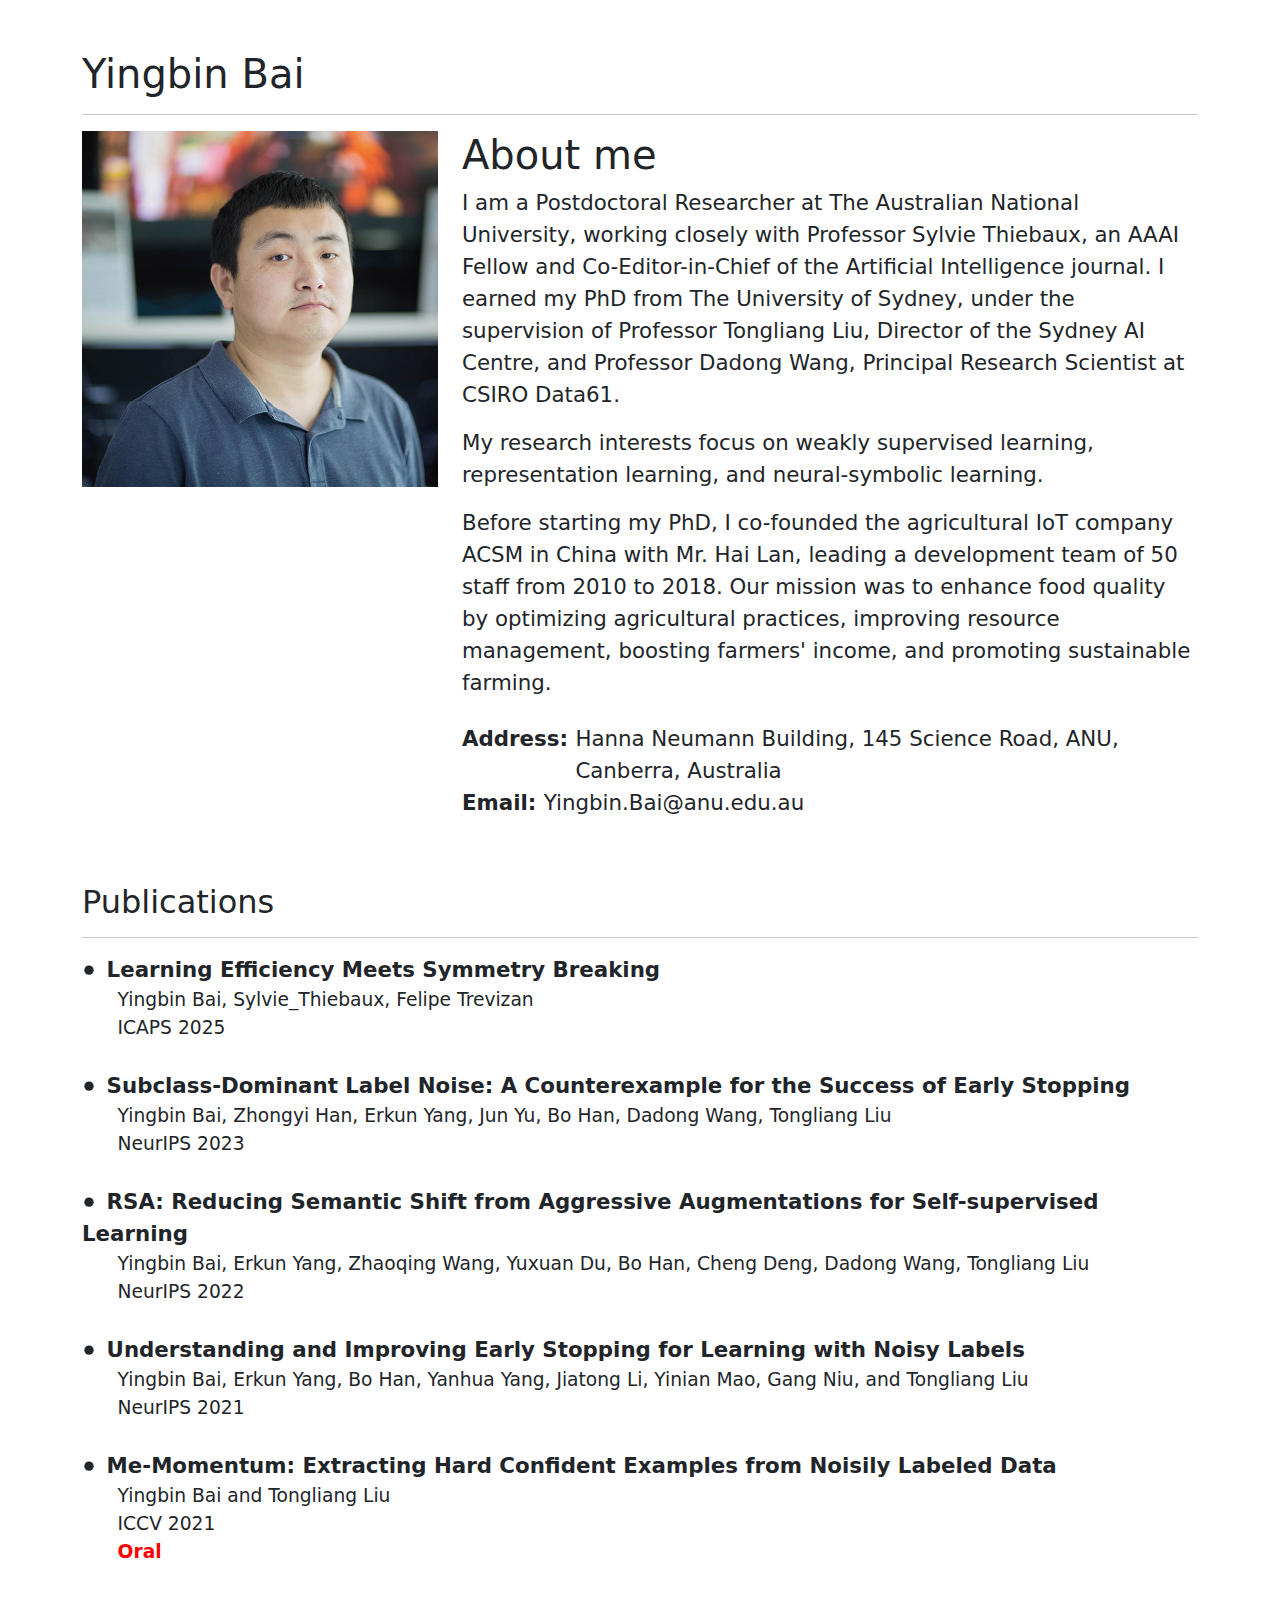
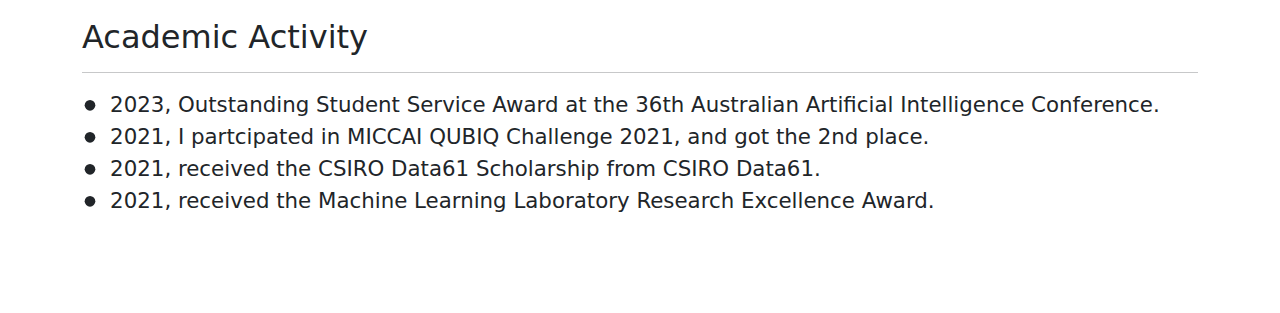
<file: index.html>
<!doctype html>
<html lang="en">
  <head>
    <meta charset="utf-8">
    <meta name="viewport" content="width=1280" id="viewport-meta">
    <meta name="description" content="Edward Bai Homepage">
    <meta name="author" content="Edward Bai">
    <title>Yingbin's Homepage</title>

    <!-- Bootstrap core CSS -->
    <link href="./assets/dist/css/bootstrap.min.css" rel="stylesheet">
    <link href="home.css" rel="stylesheet">
  </head>
  <body>
    <div class="container">
      <div class="head-container">
         <h1>Yingbin Bai</h1>
         <hr>
      </div>
      <div class="row d-flex no-gutters">
          <div class="col-lg-4">
              <img class="left-image" src="images/Yingbin.png" with="100%"/>
          </div>
          <div class="col-lg-8">
            <div class="row">
              <div>
                <h1 class="big">About me</h1>
                <div class="personal-desc">
                  <p>I am a Postdoctoral Researcher at The Australian National University, working closely with Professor Sylvie Thiebaux, an AAAI Fellow and Co-Editor-in-Chief of the Artificial Intelligence journal. I earned my PhD from The University of Sydney, under the supervision of Professor Tongliang Liu, Director of the Sydney AI Centre, and Professor Dadong Wang, Principal Research Scientist at CSIRO Data61.</p>

                  <p>My research interests focus on weakly supervised learning, representation learning, and neural-symbolic learning. </p>

                  <p>Before starting my PhD, I co-founded the agricultural IoT company ACSM in China with Mr. Hai Lan, leading a development team of 50 staff from 2010 to 2018. Our mission was to enhance food quality by optimizing agricultural practices, improving resource management, boosting farmers' income, and promoting sustainable farming.</p>

                  <ul class="mt-4 px-md-0 px-2">
                    <li class="d-flex"><span class="about-info">Address:&nbsp;</span><span>Hanna Neumann Building, 145 Science Road, ANU, Canberra, Australia</span></li>
                    <li class="d-flex"><span class="about-info">Email:&nbsp;</span> <span>Yingbin.Bai@anu.edu.au</span></li>
                  </ul>
                </div>
              </div>
            </div>
          </div>
        </div>
      </div>

      <br><br>
      <div class="container">
        <h2 class="big">Publications</h2><hr>
        <div class="publications">
              <svg width="1em" height="1em" viewBox="0 0 16 16" class="bi bi-circle-fill" fill="currentColor" xmlns="http://www.w3.org/2000/svg"><circle cx="6" cy="7" r="4"></circle></svg>
              <span class="paper-name">Learning Efficiency Meets Symmetry Breaking</span><br>
              &nbsp;&nbsp;&nbsp;&nbsp;&nbsp;&nbsp;Yingbin Bai, Sylvie_Thiebaux, Felipe Trevizan<br>
              &nbsp;&nbsp;&nbsp;&nbsp;&nbsp;&nbsp;ICAPS 2025 <br><br>
          
              <svg width="1em" height="1em" viewBox="0 0 16 16" class="bi bi-circle-fill" fill="currentColor" xmlns="http://www.w3.org/2000/svg"><circle cx="6" cy="7" r="4"></circle></svg>
              <span class="paper-name">Subclass-Dominant Label Noise: A Counterexample for the Success of Early Stopping</span><br>
              &nbsp;&nbsp;&nbsp;&nbsp;&nbsp;&nbsp;Yingbin Bai, Zhongyi Han, Erkun Yang, Jun Yu, Bo Han, Dadong Wang, Tongliang Liu<br>
              &nbsp;&nbsp;&nbsp;&nbsp;&nbsp;&nbsp;NeurIPS 2023 <br><br>
          
              <svg width="1em" height="1em" viewBox="0 0 16 16" class="bi bi-circle-fill" fill="currentColor" xmlns="http://www.w3.org/2000/svg"><circle cx="6" cy="7" r="4"></circle></svg>
              <span class="paper-name">RSA: Reducing Semantic Shift from Aggressive Augmentations for Self-supervised Learning</span> <br>
              &nbsp;&nbsp;&nbsp;&nbsp;&nbsp;&nbsp;Yingbin Bai, Erkun Yang, Zhaoqing Wang, Yuxuan Du, Bo Han, Cheng Deng, Dadong Wang, Tongliang Liu<br>
              &nbsp;&nbsp;&nbsp;&nbsp;&nbsp;&nbsp;NeurIPS 2022 <br><br>

              <svg width="1em" height="1em" viewBox="0 0 16 16" class="bi bi-circle-fill" fill="currentColor" xmlns="http://www.w3.org/2000/svg"><circle cx="6" cy="7" r="4"></circle></svg>
              <span class="paper-name">Understanding and Improving Early Stopping for Learning with Noisy Labels</span> <br>
              &nbsp;&nbsp;&nbsp;&nbsp;&nbsp;&nbsp;Yingbin Bai, Erkun Yang, Bo Han, Yanhua Yang, Jiatong Li, Yinian Mao, Gang Niu, and Tongliang Liu <br>
              &nbsp;&nbsp;&nbsp;&nbsp;&nbsp;&nbsp;NeurIPS 2021 <br><br>

              <svg width="1em" height="1em" viewBox="0 0 16 16" class="bi bi-circle-fill" fill="currentColor" xmlns="http://www.w3.org/2000/svg"><circle cx="6" cy="7" r="4"></circle></svg>
              <span class="paper-name">Me-Momentum: Extracting Hard Confident Examples from Noisily Labeled Data</span> <br>
              &nbsp;&nbsp;&nbsp;&nbsp;&nbsp;&nbsp;Yingbin Bai and Tongliang Liu  <br>
              &nbsp;&nbsp;&nbsp;&nbsp;&nbsp;&nbsp;ICCV 2021 <br>
              &nbsp;&nbsp;&nbsp;&nbsp;&nbsp;&nbsp;<span class="special">Oral</span><br><br>
        </div>
      </div>

      <br>
      <div class="container">
        <h2 class="big">Academic Activity</h2><hr>
        <div class="activity-desc">
              <svg width="1em" height="1em" viewBox="0 0 16 16" class="bi bi-circle-fill" fill="currentColor" xmlns="http://www.w3.org/2000/svg"><circle cx="6" cy="7" r="4"></circle></svg> 2023, Outstanding Student Service Award at the 36th Australian Artificial Intelligence Conference. <br/>
              <svg width="1em" height="1em" viewBox="0 0 16 16" class="bi bi-circle-fill" fill="currentColor" xmlns="http://www.w3.org/2000/svg"><circle cx="6" cy="7" r="4"></circle></svg> 2021, I partcipated in MICCAI QUBIQ Challenge 2021, and got the 2nd place. <br/>
              <svg width="1em" height="1em" viewBox="0 0 16 16" class="bi bi-circle-fill" fill="currentColor" xmlns="http://www.w3.org/2000/svg"><circle cx="6" cy="7" r="4"></circle></svg> 2021, received the CSIRO Data61 Scholarship from CSIRO Data61. <br/>
              <svg width="1em" height="1em" viewBox="0 0 16 16" class="bi bi-circle-fill" fill="currentColor" xmlns="http://www.w3.org/2000/svg"><circle cx="6" cy="7" r="4"></circle></svg> 2021, received the Machine Learning Laboratory Research Excellence Award. <br/>
        </div>
      </div>
      <br><br><br><br>
  </div>
  </body>
</html>
</file>
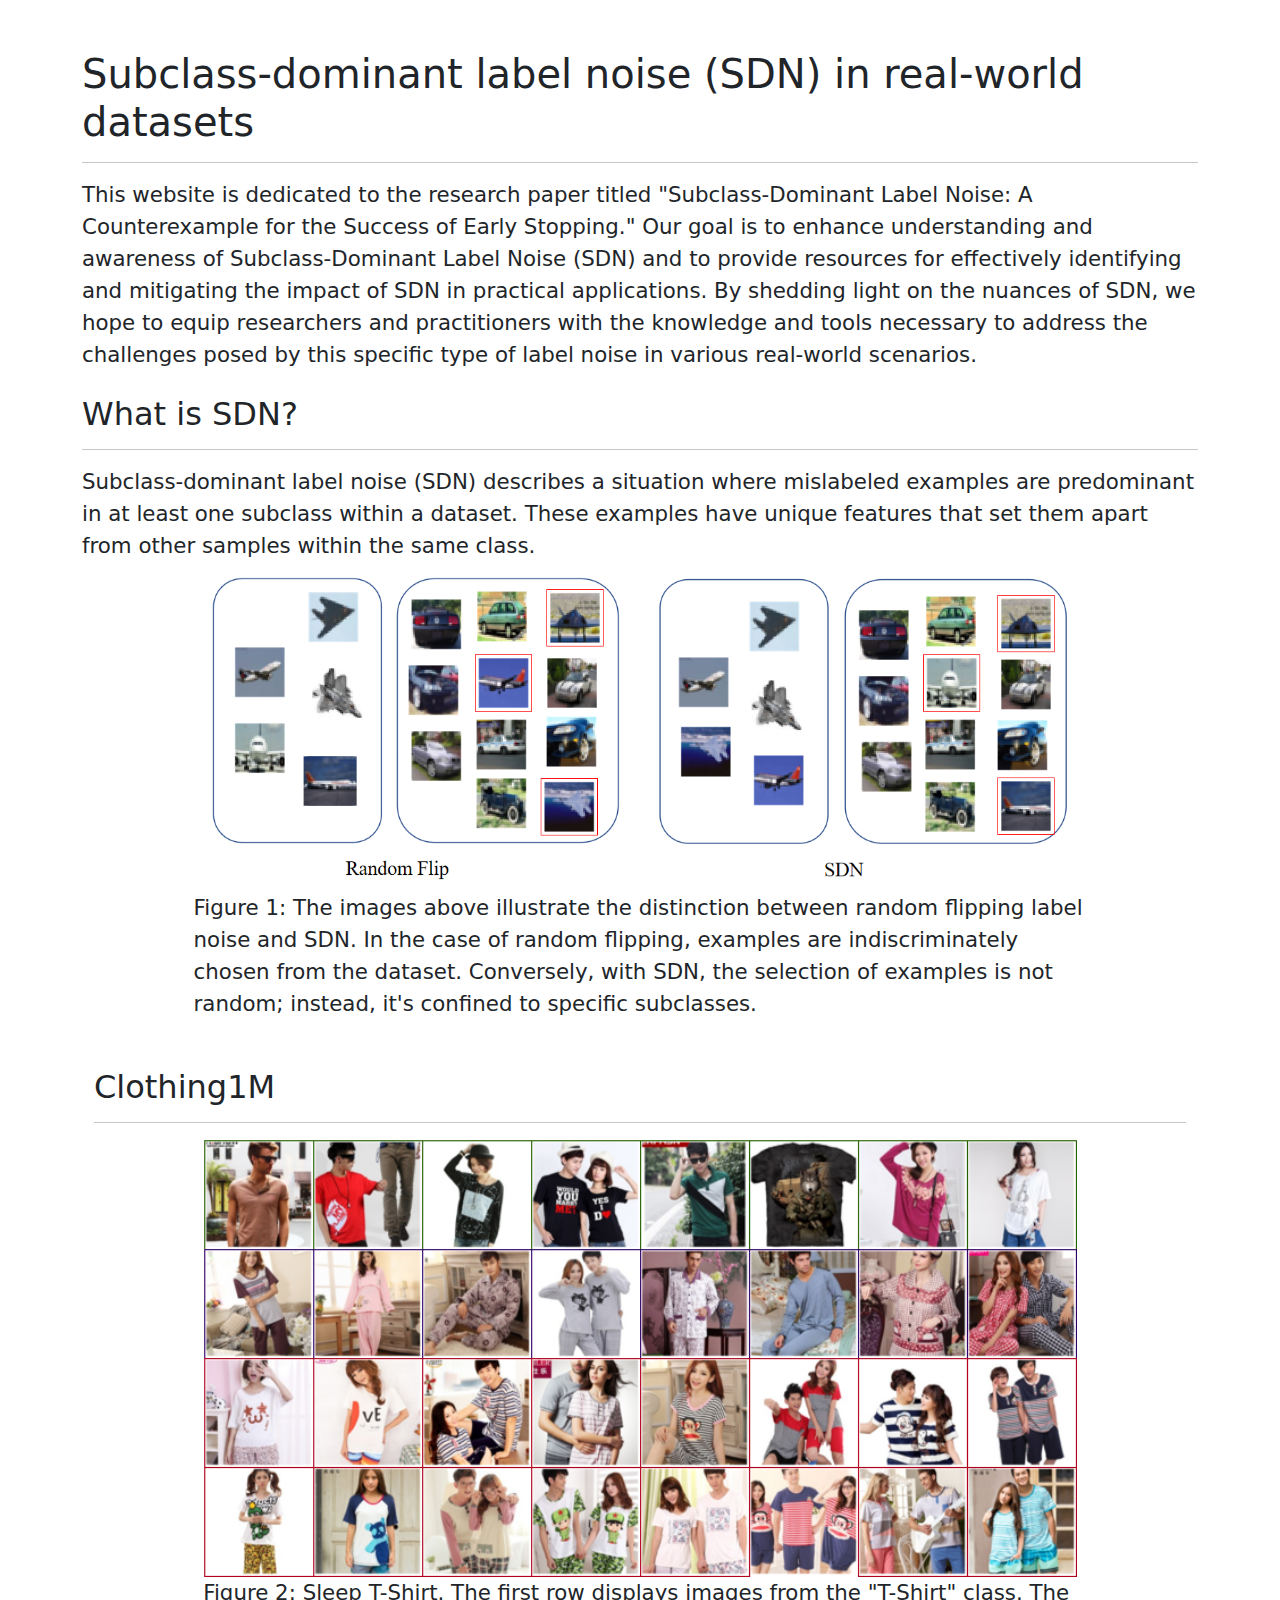
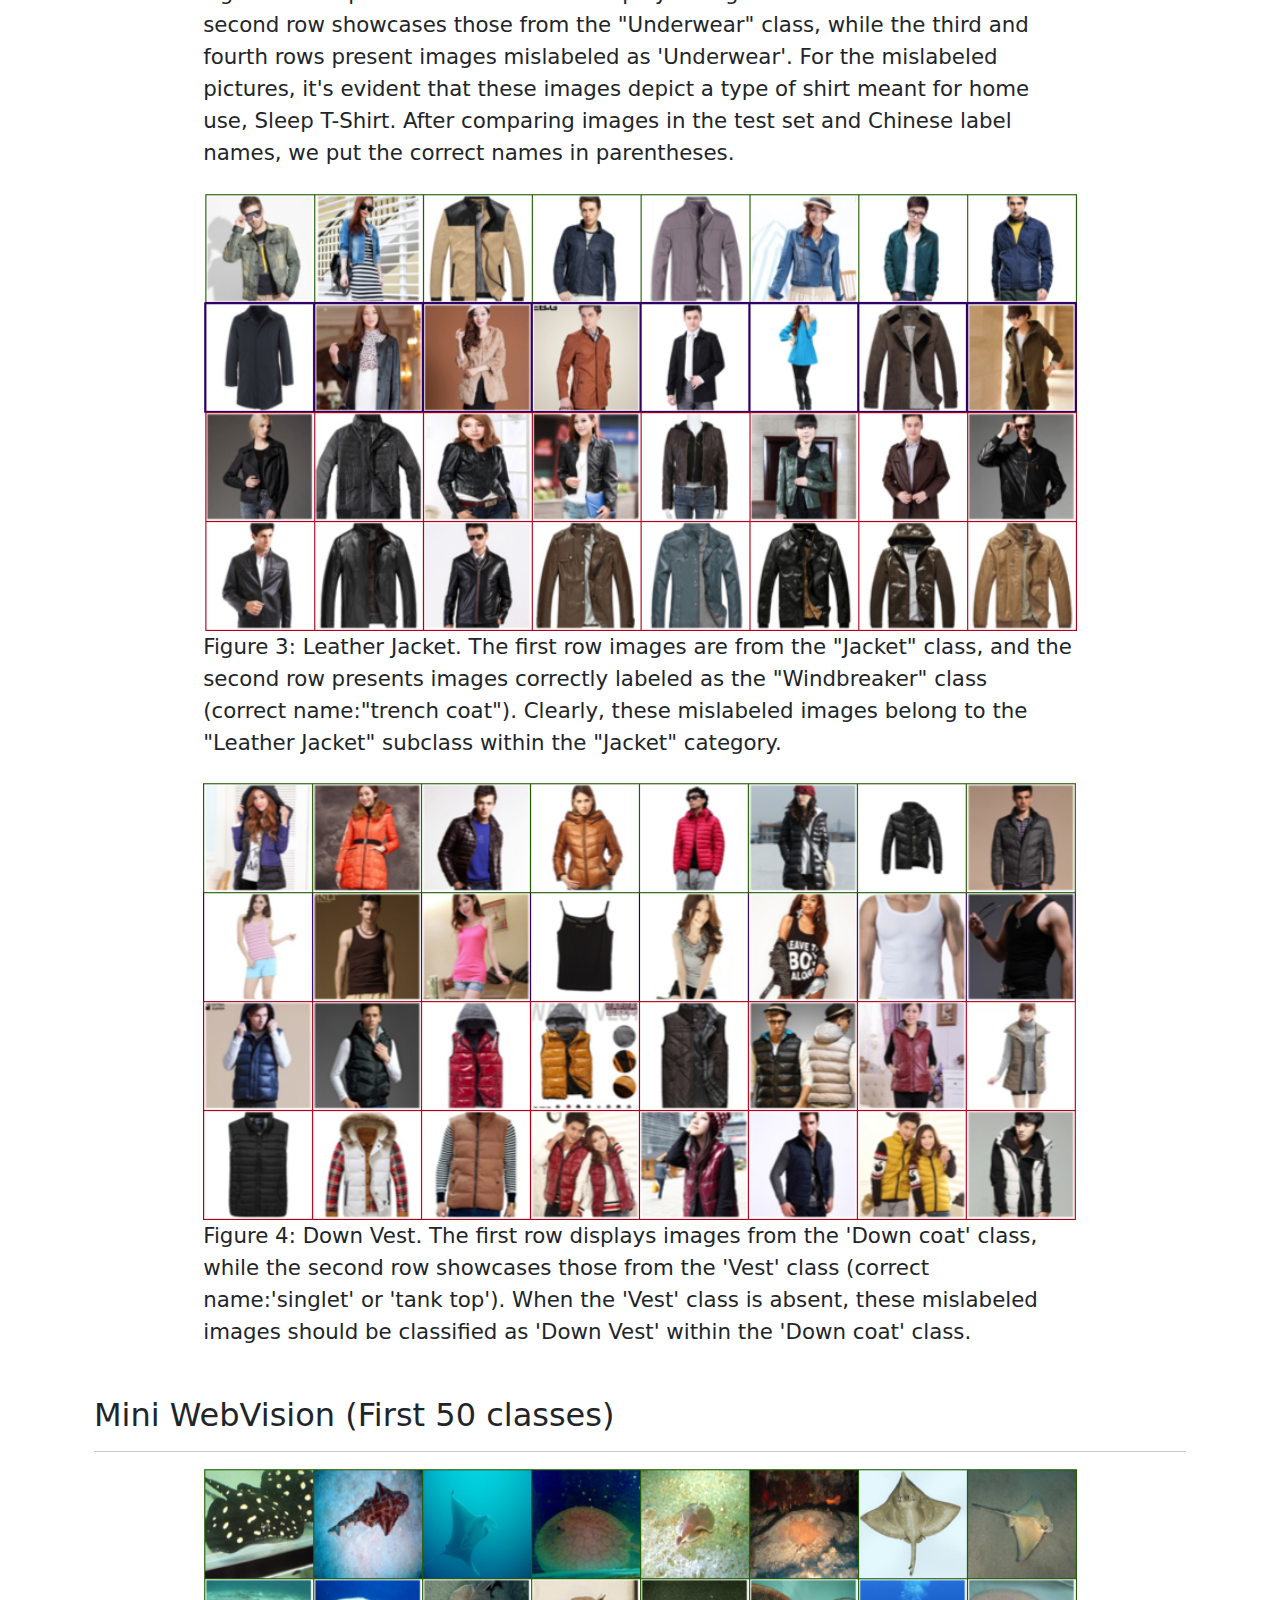
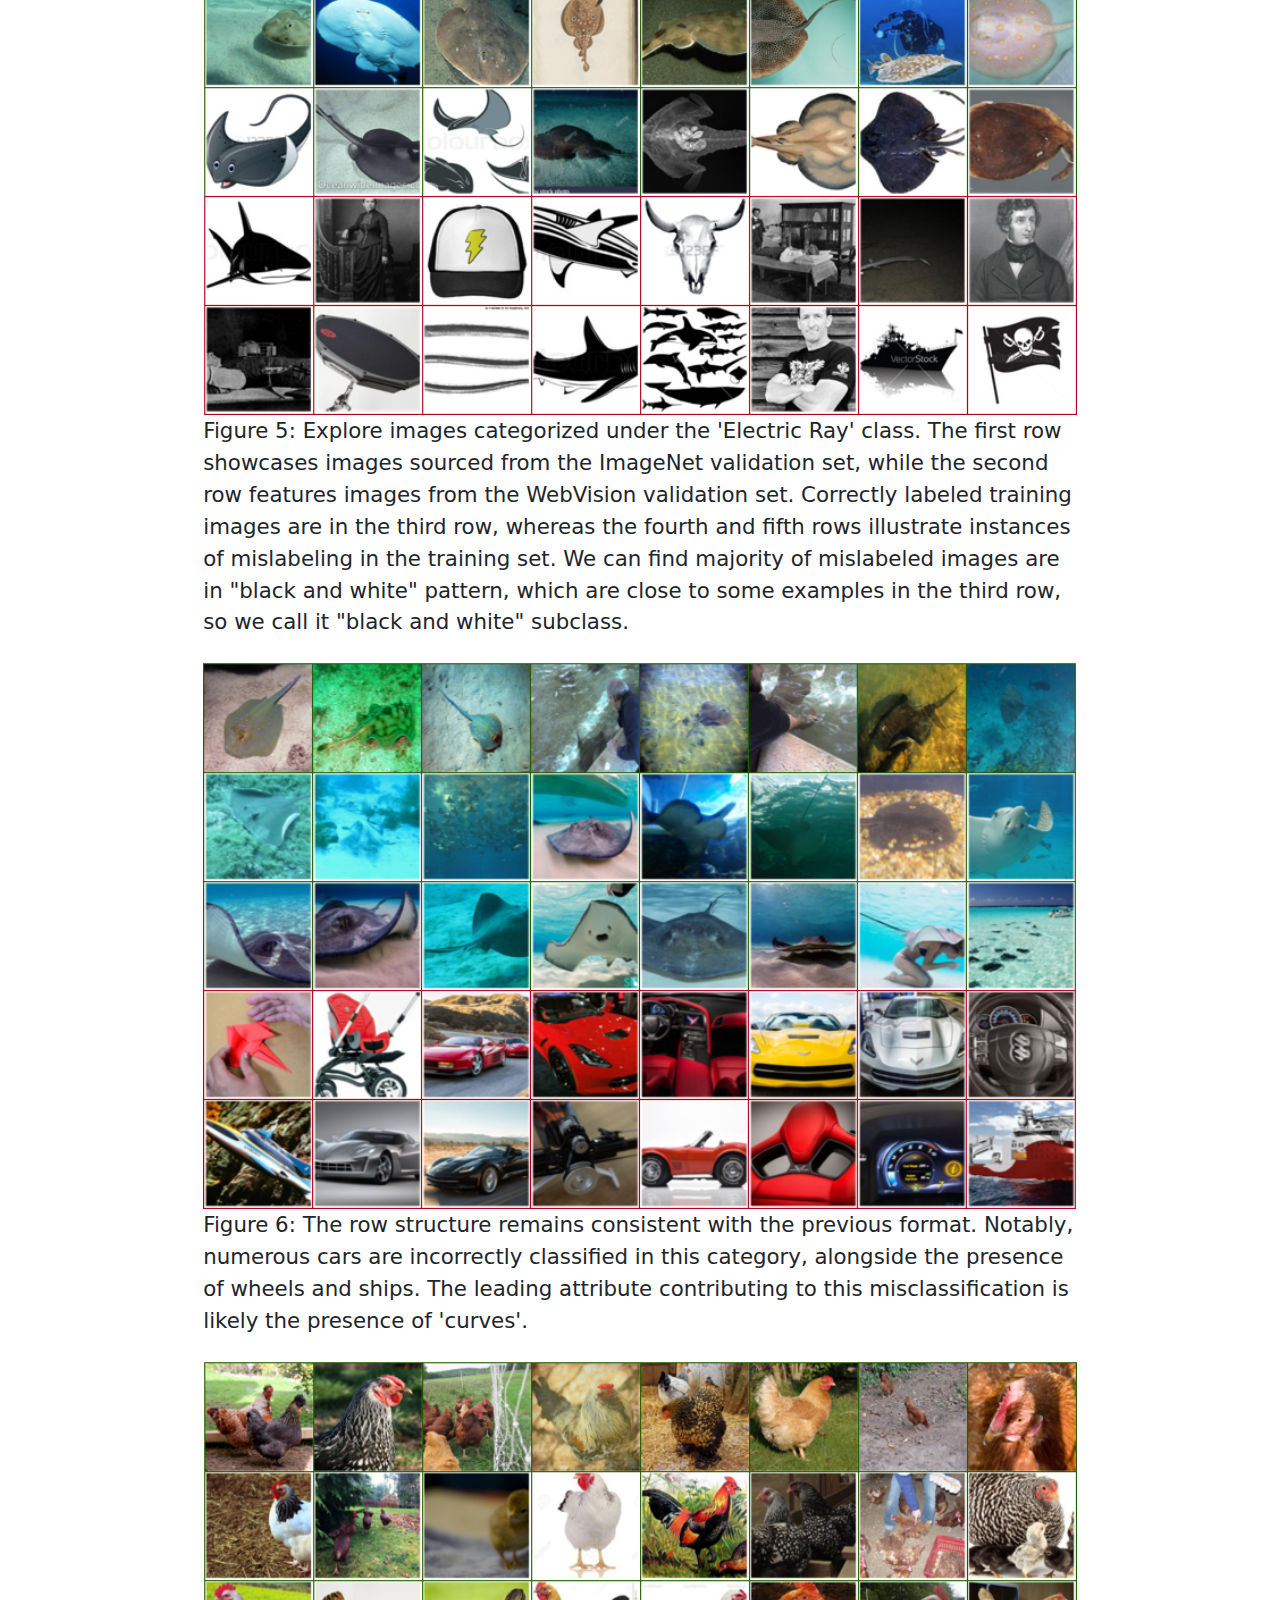
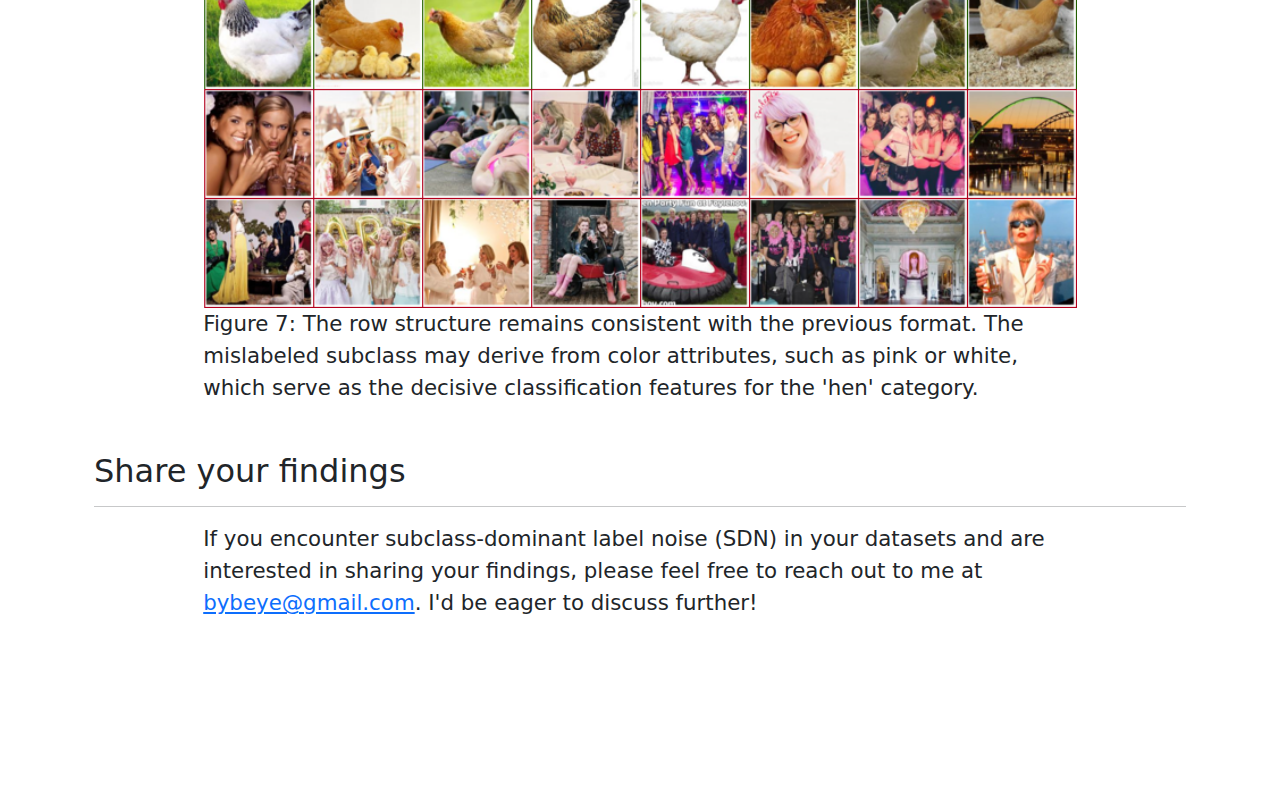
<file: sdn.html>
<!doctype html>
<html lang="en">
  <head>
    <meta charset="utf-8">
    <meta name="viewport" content="width=1280" id="viewport-meta">
    <meta name="description" content="Edward Bai Homepage">
    <meta name="author" content="Edward Bai">
    <title>Subclass-dominant label noise (SDN)</title>

    <!-- Bootstrap core CSS -->
    <link href="./assets/dist/css/bootstrap.min.css" rel="stylesheet">
    <link href="home.css" rel="stylesheet">
  </head>
  <body>


    <div class="container">
      <div class="head-container">
         <h1>Subclass-dominant label noise (SDN) in real-world datasets</h1>
         <hr>
         <span class="sdn_words">This website is dedicated to the research paper titled "Subclass-Dominant Label Noise: A Counterexample for the Success of Early Stopping." Our goal is to enhance understanding and awareness of Subclass-Dominant Label Noise (SDN) and to provide resources for effectively identifying and mitigating the impact of SDN in practical applications. By shedding light on the nuances of SDN, we hope to equip researchers and practitioners with the knowledge and tools necessary to address the challenges posed by this specific type of label noise in various real-world scenarios.</span>
         <br><br>

        <h2 class="big">What is SDN?</h2><hr>
        <span class="sdn_words"> Subclass-dominant label noise (SDN) describes a situation where mislabeled examples are predominant in at least one subclass within a dataset. These examples have unique features that set them apart from other samples within the same class.</span>
         <div class="activity-desc">
            <img src="images/sdn/sdn_and_random_flip.png" class="center"/>
         </div> 
         <span class="center sdn_words"> Figure 1: The images above illustrate the distinction between random flipping label noise and SDN. In the case of random flipping, examples are indiscriminately chosen from the dataset. Conversely, with SDN, the selection of examples is not random; instead, it's confined to specific subclasses. </span>  
      </div>

      <br><br>

      <div class="container">
        <h2 class="big">Clothing1M</h2><hr>
            <div class="activity-desc">
                <img src="images/sdn/cloth_0.png" class="center"/>
            </div>
            <span class="center sdn_words"> Figure 2: Sleep T-Shirt. The first row displays images from the "T-Shirt" class. The second row showcases those from the "Underwear" class, while the third and fourth rows present images mislabeled as 'Underwear'. For the mislabeled pictures, it's evident that these images depict a type of shirt meant for home use, Sleep T-Shirt. After comparing images in the test set and Chinese label names, we put the correct names in parentheses. </span>  
            <br>

            <div class="activity-desc">
                <img src="images/sdn/cloth_7.png" class="center"/>
            </div>
            <span class="center sdn_words"> Figure 3: Leather Jacket. The first row images are from the "Jacket" class, and the second row presents images correctly labeled as the "Windbreaker" class (correct name:"trench coat"). Clearly, these mislabeled images belong to the "Leather Jacket" subclass within the "Jacket" category. </span>  
            <br>

            <div class="activity-desc">
                <img src="images/sdn/cloth_12.png" class="center"/>
            </div>
            <span class="center sdn_words"> Figure 4: Down Vest. The first row displays images from the 'Down coat' class, while the second row showcases those from the 'Vest' class (correct name:'singlet' or 'tank top'). When the 'Vest' class is absent, these mislabeled images should be classified as 'Down Vest' within the 'Down coat' class. </span>  

      </div>

      <br><br>

      <div class="container">
        <h2 class="big">Mini WebVision (First 50 classes)</h2><hr>
        <div class="activity-desc">
            <img src="images/sdn/web_5.png" class="center"/>
        </div>
        <span class="center sdn_words"> Figure 5: Explore images categorized under the 'Electric Ray' class. The first row showcases images sourced from the ImageNet validation set, while the second row features images from the WebVision validation set. Correctly labeled training images are in the third row, whereas the fourth and fifth rows illustrate instances of mislabeling in the training set. We can find majority of mislabeled images are in "black and white" pattern, which are close to some examples in the third row, so we call it "black and white" subclass. </span>  
        <br>

        <div class="activity-desc">
            <img src="images/sdn/web_6.png" class="center"/>
        </div>
        <span class="center sdn_words"> Figure 6: The row structure remains consistent with the previous format. Notably, numerous cars are incorrectly classified in this category, alongside the presence of wheels and ships. The leading attribute contributing to this misclassification is likely the presence of 'curves'. </span>
        <br>

        <div class="activity-desc">
            <img src="images/sdn/web_8.png" class="center"/>
        </div>
        <span class="center sdn_words"> Figure 7: The row structure remains consistent with the previous format. The mislabeled subclass may derive from color attributes, such as pink or white, which serve as the decisive classification features for the 'hen' category. </span>  
      </div>

      <br><br>

      <div class="container">
        <h2 class="big">Share your findings</h2><hr>
        <div class="activity-desc">
          <span class="center sdn_words">If you encounter subclass-dominant label noise (SDN) in your datasets and are interested in sharing your findings, please feel free to reach out to me at <a href = "mailto: bybeye@gmail.com">bybeye@gmail.com</a>. I'd be eager to discuss further!</span>
        </div>
      </div>


      <br><br><br><br><br><br><br><br>
  </div>
  </body>
</html>
</file>
<file: home.css>
.head-container{
  margin-top: 50px;

}
.personal-desc {
  font-size:  16pt;
}

.about-info {
  font-weight:  600;
}

.activity-desc {
  font-size:  16pt;
}

.publications {
  font-size:  14pt;

}

.center {
  display: block;
  margin-left: auto;
  margin-right: auto;
  width: 80%;
}

.paper-name{
  font-size:  16pt;
  font-weight:  600;
}

.special{
  color:  red;
  font-weight:  600;
}

.left-image{
  max-width: 100%;
  height: auto;
}

.sdn_words{
  font-size:  16pt;
  font-weight:  400;
}
</file>
